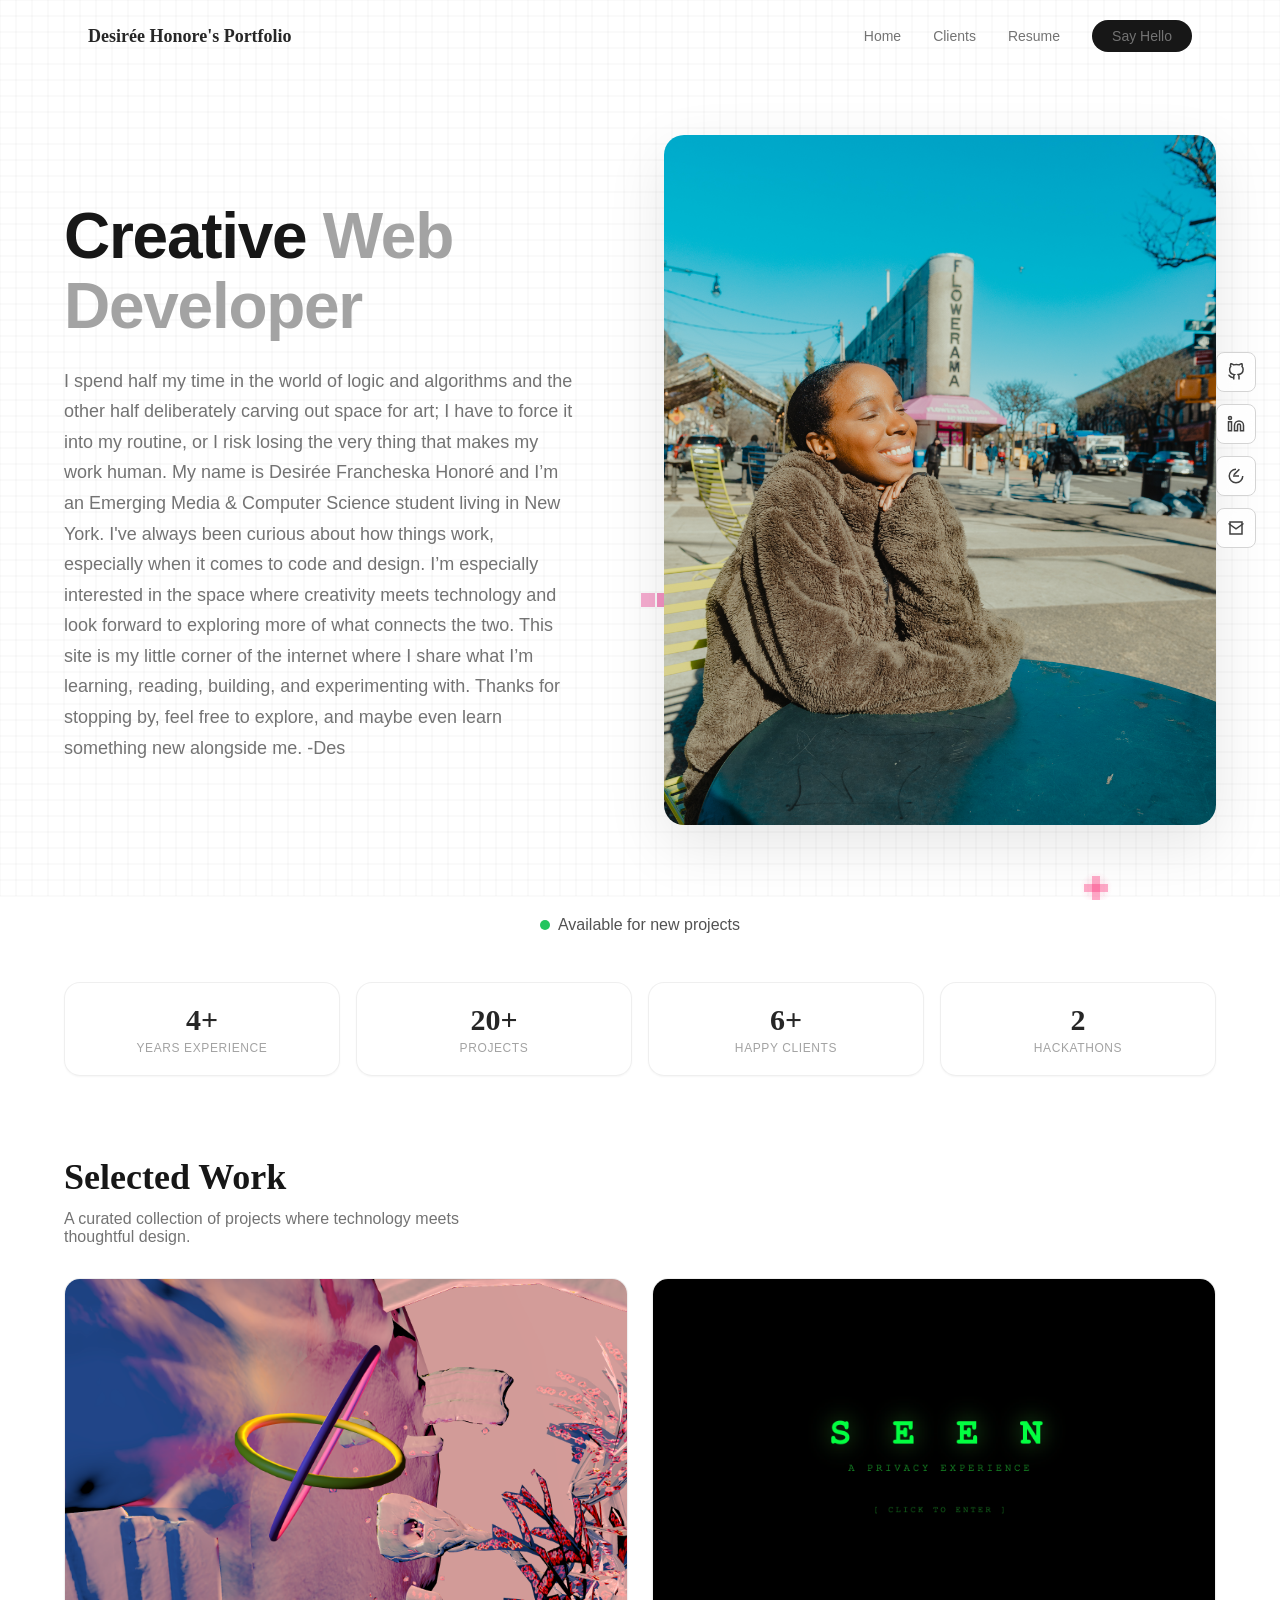
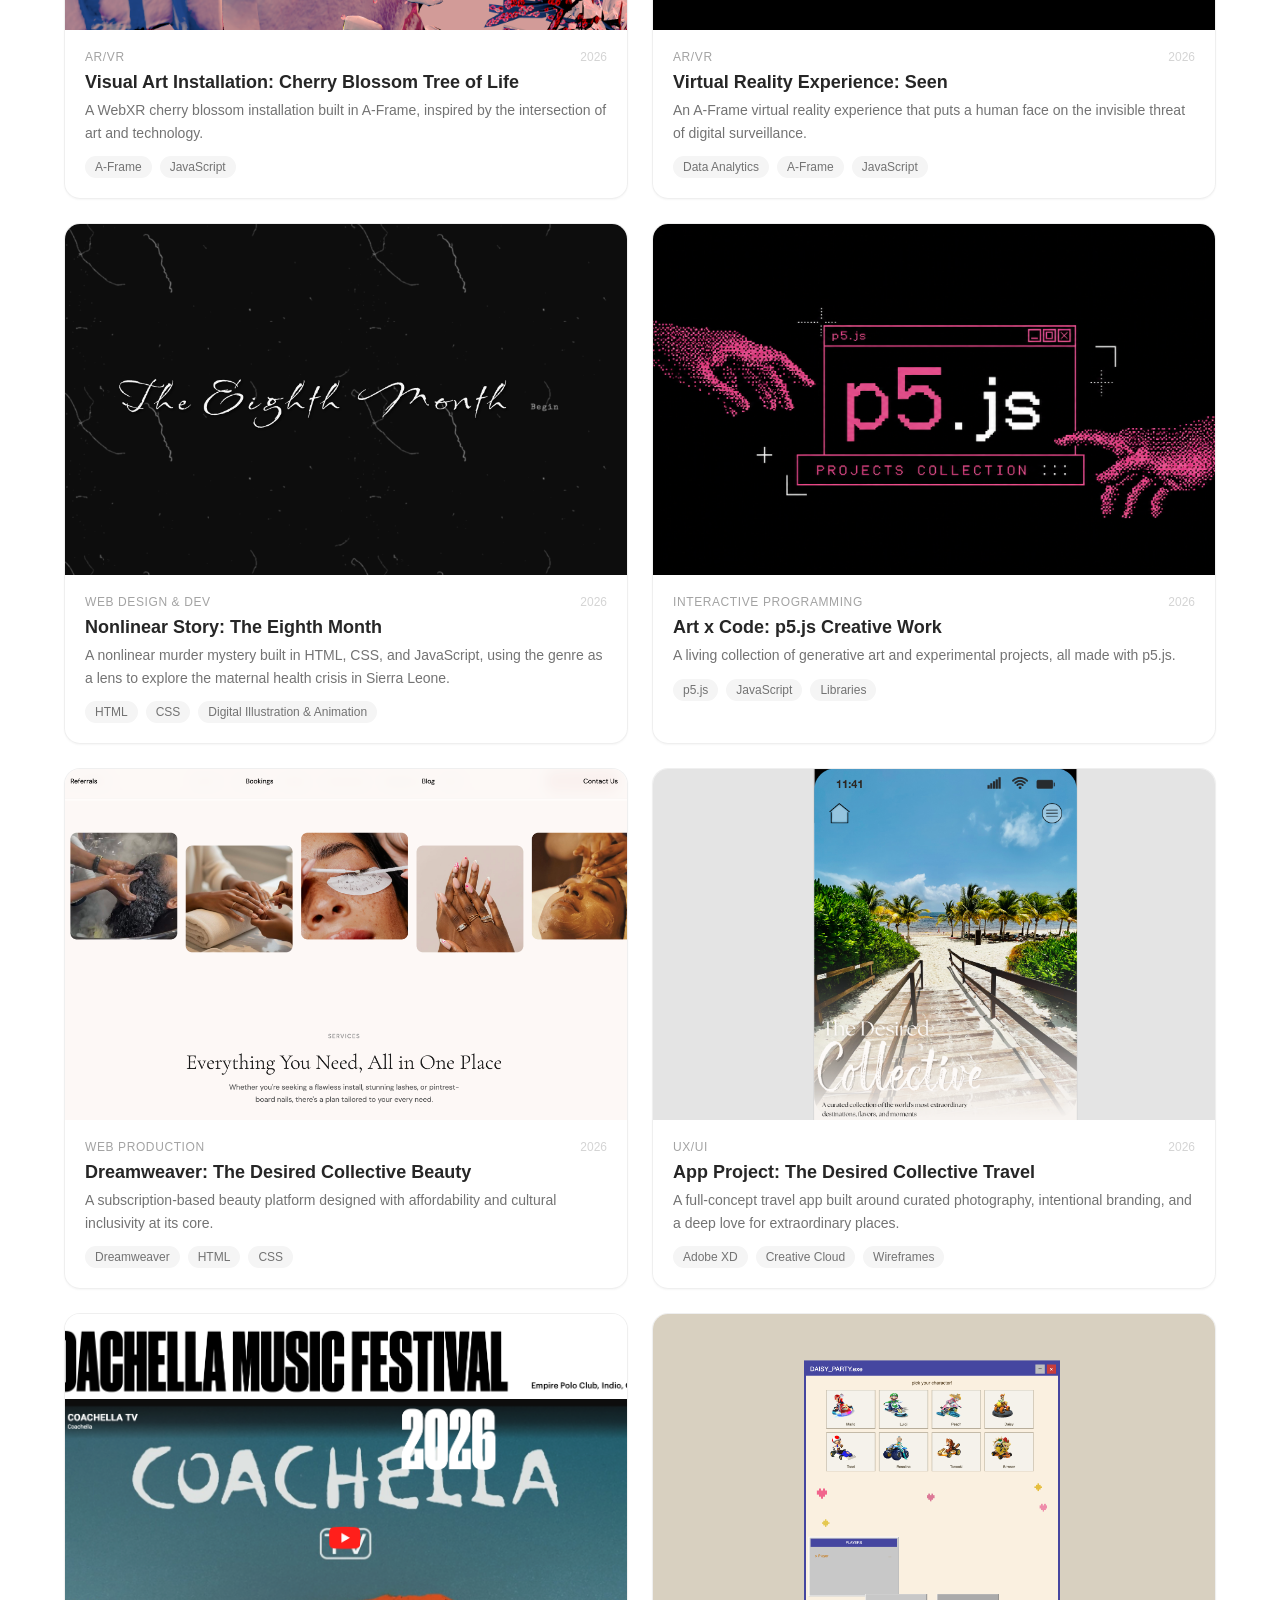
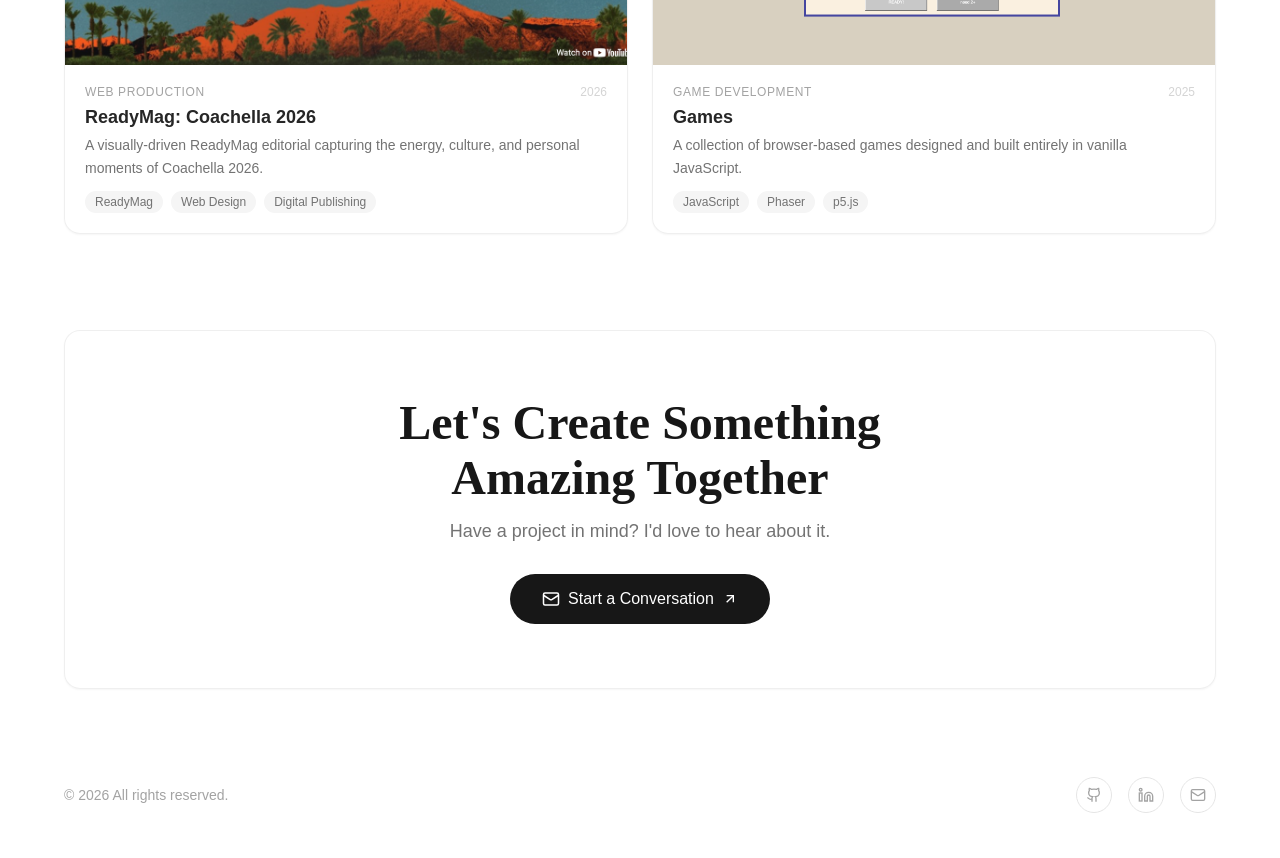
<file: index.html>
<!DOCTYPE html>
<html lang="en">
<head>
  <meta charset="UTF-8" />
  <meta name="viewport" content="width=device-width, initial-scale=1.0" />
  <title>Desirée Honoré | Tech x Design Portfolio</title>
  <link rel="stylesheet" href="style.css">
</head>
<body>

  <!-- snake bckgrnd -->
  <canvas id="snake-canvas"></canvas>

  <!-- nav -->
  <nav id="main-nav">
    <div class="nav-inner">
      <a href="#home" class="nav-logo">Desirée Honore's Portfolio</a>
      <div class="nav-links">
        <a href="index.html">Home</a>
        <a href="clients.html">Clients</a>
        <a href="resume.html">Resume</a>
        <a href="#contact" class="nav-cta">Say Hello</a>
      </div>
      <button class="mobile-toggle" id="menu-toggle" aria-label="Toggle menu">
        <svg width="22" height="22" viewBox="0 0 24 24" fill="none" stroke="currentColor" stroke-width="2"><line x1="3" y1="6" x2="21" y2="6"/><line x1="3" y1="12" x2="21" y2="12"/><line x1="3" y1="18" x2="21" y2="18"/></svg>
      </button>
    </div>
    <div class="mobile-menu" id="mobile-menu">
      <a href="#work">Work</a>
      <a href="#contact">Contact</a>
    </div>
  </nav>

  <!-- social icons (right) -->
  <div class="hero-social">
  <!-- github -->
  <a href="https://github.com/desireehonore" target="_blank" rel="noopener noreferrer" aria-label="GitHub">
    <svg viewBox="0 0 24 24" fill="none" stroke="currentColor" stroke-width="2">
      <path d="M9 19c-5 1.5-5-2.5-7-3m14 6v-3.9a3.37 3.37 0 0 0-.94-2.61c3.14-.35 6.44-1.54 6.44-7A5.44 5.44 0 0 0 20 4.77 5.07 5.07 0 0 0 19.91 1S18.73.65 16 2.48a13.38 13.38 0 0 0-7 0C6.27.65 5.09 1 5.09 1A5.07 5.07 0 0 0 5 4.77a5.44 5.44 0 0 0-1.5 3.78c0 5.42 3.3 6.61 6.44 7A3.37 3.37 0 0 0 9 18.13V22"/>
    </svg>
  </a>

  <!-- LinkedIn -->
  <a href="https://www.linkedin.com/in/desireehonore" target="_blank" rel="noopener noreferrer" aria-label="LinkedIn">
    <svg viewBox="0 0 24 24" fill="none" stroke="currentColor" stroke-width="2">
      <path d="M16 8a6 6 0 0 1 6 6v7h-4v-7a2 2 0 0 0-2-2 2 2 0 0 0-2 2v7h-4v-7a6 6 0 0 1 6-6z"/>
      <rect width="4" height="12" x="2" y="9"/>
      <circle cx="4" cy="4" r="2"/>
    </svg>
  </a>

   <!-- leetcode -->
  <a href="https://www.leetcode.com/u/DesireeHonore" target="_blank" rel="noopener noreferrer" aria-label="LeetCode">
    <svg viewBox="0 0 24 24" fill="none" stroke="currentColor" stroke-width="2">
      <path d="M16.5 3 9 10.5"/>
      <path d="M21 12A9 9 0 1 1 12 3"/>
      <path d="M8 12h8"/>
    </svg>
  </a>

  <!-- you've got mail -->
  <a href="mailto:honoredesiree@gmail.com" aria-label="Email">
    <svg viewBox="0 0 24 24" fill="none" stroke="currentColor" stroke-width="2">
      <path d="M4 4h16v16H4z"/>
      <path d="m22 6-10 7L2 6"/>
    </svg>
  </a>
</div>

  <!-- hero (two-columns) -->
  <section class="hero" id="home">
    <div class="hero-inner">
      <div class="hero-text">
        <h1>Creative <span class="gray">Web Developer</span><br> <span class="gray"></span></h1>
        <p class="hero-desc">I spend half my time in the world of logic and algorithms and the other half deliberately carving out space for art; I have to force it into my routine, or I risk losing the very thing that makes my work human. 
          My name is Desirée Francheska Honoré and I’m an Emerging Media & Computer Science student living in New York. I've always been curious about how things work, especially when it comes to code and design. I’m especially interested in the space where 
          creativity meets technology and look forward to exploring more of what connects the two. This site is my little corner of the internet where I share what I’m learning, reading, building, and experimenting with. Thanks for stopping by, 
          feel free to explore, and maybe even learn something new alongside me. -Des
            </p>
      </div>
      <div class="hero-photo">
        <img src="main_photo2.jpg" alt="Creative designer at work" onerror="this.src='https://placehold.co/800x1000/f5f0eb/908880?text=Photo'">
      </div>
    </div>
  </section>

  <!-- available -->
  <div class="available-bar">
    <span class="dot"></span>
    <span>Available for new projects</span>
  </div>

  <!-- stats -->
  <section class="stats-section">
    <div class="stats-section-inner">
      <div class="stats-grid" id="stats-grid"></div>
    </div>
  </section>

  <!-- selected work -->
  <section class="work" id="work">
    <div class="work-inner">
      <div class="section-header">
        <h2>Selected Work</h2>
        <p>A curated collection of projects where technology meets thoughtful design.</p>
      </div>
      <div class="projects-grid" id="projects-grid"></div>
    </div>
  </section>

  <!-- (details...hidden by default) -->
  <div class="project-page" id="project-page">
    <div class="project-page-inner">
      <button class="back-btn" id="back-btn">
        <svg width="16" height="16" viewBox="0 0 24 24" fill="none" stroke="currentColor" stroke-width="2"><polyline points="15 18 9 12 15 6"/></svg>
        Back to Work
      </button>
      <div class="project-page-hero" id="project-page-hero"></div>
      <div class="project-page-header" id="project-page-header"></div>
      <div class="project-page-body" id="project-page-body"></div>
    </div>
  </div>

  <!-- contact me -->
  <section class="contact" id="contact">
    <div class="contact-inner">
      <div class="contact-card">
        <h2>Let's Create Something<br>Amazing Together</h2>
        <p>Have a project in mind? I'd love to hear about it.</p>
        <a href="mailto:honoredesiree@gmail.com" class="contact-btn">
          <svg width="18" height="18" viewBox="0 0 24 24" fill="none" stroke="currentColor" stroke-width="2"><rect x="2" y="4" width="20" height="16" rx="2"/><path d="m22 7-8.97 5.7a1.94 1.94 0 0 1-2.06 0L2 7"/></svg>
          Start a Conversation
          <svg class="arrow-icon" viewBox="0 0 24 24" fill="none" stroke="currentColor" stroke-width="2"><line x1="7" y1="17" x2="17" y2="7"/><polyline points="7 7 17 7 17 17"/></svg>
        </a>
      </div>
    </div>
  </section>

  <!-- footer -->
  <footer>
    <div class="footer-inner">
      <p>&copy; <span id="year"></span> All rights reserved.</p>
      <div class="social-links">
        <a href="https://github.com/desireehonore" class="social-link" aria-label="GitHub"><svg viewBox="0 0 24 24" fill="none" stroke="currentColor" stroke-width="2"><path d="M15 22v-4a4.8 4.8 0 0 0-1-3.5c3 0 6-2 6-5.5.08-1.25-.27-2.48-1-3.5.28-1.15.28-2.35 0-3.5 0 0-1 0-3 1.5-2.64-.5-5.36-.5-8 0C6 2 5 2 5 2c-.3 1.15-.3 2.35 0 3.5A5.403 5.403 0 0 0 4 9c0 3.5 3 5.5 6 5.5-.39.49-.68 1.05-.85 1.65-.17.6-.22 1.23-.15 1.85v4"/><path d="M9 18c-4.51 2-5-2-7-2"/></svg></a>
        <a href="https://www.linkedin.com/in/desireehonore" class="social-link" aria-label="LinkedIn"><svg viewBox="0 0 24 24" fill="none" stroke="currentColor" stroke-width="2"><path d="M16 8a6 6 0 0 1 6 6v7h-4v-7a2 2 0 0 0-2-2 2 2 0 0 0-2 2v7h-4v-7a6 6 0 0 1 6-6z"/><rect width="4" height="12" x="2" y="9"/><circle cx="4" cy="4" r="2"/></svg></a>
        <a href="mailto:honoredesiree@gmail.com" class="social-link" aria-label="Email"><svg viewBox="0 0 24 24" fill="none" stroke="currentColor" stroke-width="2"><rect x="2" y="4" width="20" height="16" rx="2"/><path d="m22 7-8.97 5.7a1.94 1.94 0 0 1-2.06 0L2 7"/></svg></a>
      </div>
    </div>
  </footer>

<script>
/* arcade snake game background */
(function() {
  var CELL = 16;
  var SNAKE_COLOR = '#e84393';
  var FOOD_COLOR  = '#fd79a8';
  var GRID_STROKE = 'rgba(0, 0, 0, 0.04)';
  var EYE_COLOR   = '#ffffff';

  var oppositeDir = { up:'down', down:'up', left:'right', right:'left' };
  var dirVec = {
    up:   { x: 0, y:-1 }, down: { x: 0, y: 1 },
    left: { x:-1, y: 0 }, right:{ x: 1, y: 0 }
  };

  function ptEq(a, b) { return a.x === b.x && a.y === b.y; }

  function spawnFood(gw, gh, snake, food) {
    var taken = {};
    snake.concat(food).forEach(function(p) { taken[p.x+','+p.y] = true; });
    var pt, n = 0;
    do { pt = { x: Math.floor(Math.random()*gw), y: Math.floor(Math.random()*gh) }; n++; }
    while (taken[pt.x+','+pt.y] && n < 200);
    return pt;
  }

  function makeSnake(gw, gh) {
    var cx = Math.floor(gw/2), cy = Math.floor(gh/2);
    var body = [];
    for (var i = 0; i < 5; i++) body.push({ x: cx - i, y: cy });
    return body;
  }

  function resetSnake(st) {
    st.snake = makeSnake(st.gridW, st.gridH);
    st.direction = 'right';
    st.nextDirection = 'right';
  }

  function initState(w, h) {
    var gw = Math.floor(w/CELL), gh = Math.floor(h/CELL);
    var snake = makeSnake(gw, gh);
    var food = [];
    for (var i = 0; i < 3; i++) food.push(spawnFood(gw, gh, snake, food));
    return {
      snake: snake, direction: 'right', nextDirection: 'right',
      food: food, score: 0, lastTick: 0,
      gridW: gw, gridH: gh, width: w, height: h,
      flashUntil: 0, autoTarget: null
    };
  }

  function pickAutoDirection(st) {
    var head = st.snake[0];
    var gw = st.gridW, gh = st.gridH, snake = st.snake;
    var nearest = null, best = Infinity;
    st.food.forEach(function(f) {
      var d = Math.abs(f.x - head.x) + Math.abs(f.y - head.y);
      if (d < best) { best = d; nearest = f; }
    });
    st.autoTarget = nearest;
    var tail = snake[snake.length - 1];
    var occupied = {};
    snake.forEach(function(p) { occupied[p.x+','+p.y] = true; });

    var dirs = ['up','down','left','right'];
    var valid = dirs.filter(function(dir) {
      if (dir === oppositeDir[st.direction]) return false;
      var v = dirVec[dir];
      var nx = head.x + v.x, ny = head.y + v.y;
      if (nx < 0 || nx >= gw || ny < 0 || ny >= gh) return false;
      if (nx === tail.x && ny === tail.y) return true;
      return !occupied[nx+','+ny];
    });

    if (valid.length === 0) return st.direction;
    if (nearest) {
      valid.sort(function(a, b) {
        var va = dirVec[a], vb = dirVec[b];
        var da = Math.abs(nearest.x - (head.x+va.x)) + Math.abs(nearest.y - (head.y+va.y));
        var db = Math.abs(nearest.x - (head.x+vb.x)) + Math.abs(nearest.y - (head.y+vb.y));
        return da - db;
      });
    }
    return valid[0];
  }

  function drawCell(ctx, pt, color, alpha) {
    ctx.fillStyle = color;
    ctx.globalAlpha = alpha;
    ctx.fillRect(pt.x*CELL+1, pt.y*CELL+1, CELL-2, CELL-2);
    ctx.globalAlpha = 1;
  }

  function drawFoodGlow(ctx, pt, time, color, idx) {
    var cx = pt.x*CELL + CELL/2, cy = pt.y*CELL + CELL/2;
    var pulse = 0.7 + 0.3 * Math.sin(time*0.004 + idx*2.1);
    var r = CELL * 1.2 * pulse;
    var g = ctx.createRadialGradient(cx, cy, 0, cx, cy, r);
    g.addColorStop(0, color + '44');
    g.addColorStop(0.5, color + '22');
    g.addColorStop(1, color + '00');
    ctx.fillStyle = g;
    ctx.fillRect(cx-r, cy-r, r*2, r*2);
    ctx.fillStyle = color;
    ctx.fillRect(Math.floor(cx-4), Math.floor(cy-4), 8, 8);
    ctx.fillStyle = color;
    ctx.globalAlpha = 0.7 * pulse;
    ctx.fillRect(Math.floor(cx-12), Math.floor(cy-4), 8, 8);
    ctx.fillRect(Math.floor(cx+4), Math.floor(cy-4), 8, 8);
    ctx.fillRect(Math.floor(cx-4), Math.floor(cy-12), 8, 8);
    ctx.fillRect(Math.floor(cx-4), Math.floor(cy+4), 8, 8);
    ctx.globalAlpha = 1;
  }

  var canvas = document.getElementById('snake-canvas');
  var state = null;
  var raf = 0;

  function handleResize() {
    var dpr = Math.min(window.devicePixelRatio || 1, 2);
    var w = window.innerWidth, h = window.innerHeight;
    canvas.width = w * dpr;
    canvas.height = h * dpr;
    canvas.style.width = w + 'px';
    canvas.style.height = h + 'px';
    var ctx = canvas.getContext('2d');
    if (ctx) ctx.scale(dpr, dpr);

    if (state) {
      state.width = w; state.height = h;
      var nw = Math.floor(w/CELL), nh = Math.floor(h/CELL);
      if (nw !== state.gridW || nh !== state.gridH) {
        state.gridW = nw; state.gridH = nh;
        for (var i = 0; i < state.food.length; i++) {
          var f = state.food[i];
          if (f.x >= nw || f.y >= nh) state.food[i] = spawnFood(nw, nh, state.snake, state.food);
        }
        var hd = state.snake[0];
        if (hd.x >= nw || hd.y >= nh) resetSnake(state);
      }
    } else {
      state = initState(w, h);
    }
  }

  function gameLoop(time) {
    if (!state) { raf = requestAnimationFrame(gameLoop); return; }
    var ctx = canvas.getContext('2d');
    if (!ctx) return;
    var w = state.width, h = state.height, gw = state.gridW, gh = state.gridH;
    var flashing = time < state.flashUntil;

    if (time - state.lastTick >= 80) {
      state.lastTick = time;
      state.direction = state.nextDirection;
      state.direction = pickAutoDirection(state);
      state.nextDirection = state.direction;
      var head = state.snake[0], vec = dirVec[state.direction];
      var next = { x: head.x + vec.x, y: head.y + vec.y };
      var hitWall = next.x < 0 || next.x >= gw || next.y < 0 || next.y >= gh;
      var ateFood = !hitWall && state.food.some(function(f) { return ptEq(f, next); });
      var hitSelf = !hitWall && state.snake.some(function(s, i) {
        return (ateFood || i < state.snake.length - 1) && ptEq(s, next);
      });

      if (hitWall || hitSelf) {
        state.flashUntil = time + 300;
        resetSnake(state);
      } else {
        state.snake.unshift(next);
        var fi = -1;
        for (var i = 0; i < state.food.length; i++) {
          if (ptEq(state.food[i], next)) { fi = i; break; }
        }
        if (fi >= 0) { state.score += 10; state.food[fi] = spawnFood(gw, gh, state.snake, state.food); }
        else state.snake.pop();
      }
    }

    ctx.clearRect(0, 0, w, h);
    if (flashing) {
      var t = (state.flashUntil - time) / 300;
      ctx.fillStyle = 'rgba(0,0,0,' + (0.08 * t) + ')';
      ctx.fillRect(0, 0, w, h);
    }

    ctx.strokeStyle = GRID_STROKE;
    ctx.lineWidth = 1;
    for (var x = 0; x <= gw; x++) { ctx.beginPath(); ctx.moveTo(x*CELL, 0); ctx.lineTo(x*CELL, gh*CELL); ctx.stroke(); }
    for (var y = 0; y <= gh; y++) { ctx.beginPath(); ctx.moveTo(0, y*CELL); ctx.lineTo(gw*CELL, y*CELL); ctx.stroke(); }

    for (var i = 0; i < state.food.length; i++) drawFoodGlow(ctx, state.food[i], time, FOOD_COLOR, i);

    var len = state.snake.length;
    for (var i = len - 1; i >= 0; i--) {
      var seg = state.snake[i];
      var alpha = 0.3 + 0.7 * (1 - i / len);
      if (i === 0) {
        drawCell(ctx, seg, SNAKE_COLOR, 1);
        var cx = seg.x*CELL + CELL/2, cy = seg.y*CELL + CELL/2;
        var glow = ctx.createRadialGradient(cx, cy, 0, cx, cy, 24);
        glow.addColorStop(0, SNAKE_COLOR + '33');
        glow.addColorStop(1, SNAKE_COLOR + '00');
        ctx.fillStyle = glow;
        ctx.fillRect(cx-24, cy-24, 48, 48);
        ctx.fillStyle = EYE_COLOR;
        var ox = seg.x*CELL, oy = seg.y*CELL;
        if (state.direction === 'right') { ctx.fillRect(ox+CELL-8, oy+4, 4, 4); ctx.fillRect(ox+CELL-8, oy+CELL-8, 4, 4); }
        else if (state.direction === 'left') { ctx.fillRect(ox+4, oy+4, 4, 4); ctx.fillRect(ox+4, oy+CELL-8, 4, 4); }
        else if (state.direction === 'up') { ctx.fillRect(ox+4, oy+4, 4, 4); ctx.fillRect(ox+CELL-8, oy+4, 4, 4); }
        else { ctx.fillRect(ox+4, oy+CELL-8, 4, 4); ctx.fillRect(ox+CELL-8, oy+CELL-8, 4, 4); }
      } else {
        drawCell(ctx, seg, SNAKE_COLOR, alpha);
      }
    }

    raf = requestAnimationFrame(gameLoop);
  }

  handleResize();
  window.addEventListener('resize', handleResize);
  raf = requestAnimationFrame(gameLoop);
})();


/* portfolio ui/ux */
(function() {
  // nav scroll 
  window.addEventListener('scroll', function() {
    document.getElementById('main-nav').classList.toggle('scrolled', window.scrollY > 50);
  });

  //mobile menu 
  var menuOpen = false;
  document.getElementById('menu-toggle').addEventListener('click', function() {
    menuOpen = !menuOpen;
    document.getElementById('mobile-menu').classList.toggle('open', menuOpen);
  });
  document.querySelectorAll('#mobile-menu a').forEach(function(a) {
    a.addEventListener('click', function() {
      menuOpen = false;
      document.getElementById('mobile-menu').classList.remove('open');
    });
  });

  //year
  document.getElementById('year').textContent = new Date().getFullYear();

  //all projects
  var projects =[
    { title: 'Visual Art Installation: Cherry Blossom Tree of Life', category: 'AR/VR', description: 'A WebXR cherry blossom installation built in A-Frame, inspired by the intersection of art and technology.', tags: ['A-Frame','JavaScript'], image: 'aframe1.png', year: '2026', role: 'Immersive Experience Designer', timeline: '1 month', details: 'This piece was born out of a visit to an immersive art and tech exhibit at Mercer Labs, an experience that just stuck with me. I wanted to recreate that feeling of walking into something beautiful and then having it slowly unravel into something unexpected.\n\nI built the experience around a blooming cherry blossom Tree of Life as the anchor; serene, almost meditative at first. But the further you move through the space, the more that calm gives way to surprise and chaos. The tension between the two is the whole point. A-Frame gave me the freedom to make it feel spatial and alive, and I loved pushing what a browser-based XR experience could actually hold. <a href="https://desireehonore.github.io/MediaPortfolio/a_frame/virtual_reality/visual-arts/index.html" target="_blank">Experience the installation here.</a> (Don`t forget to move around with your ←, →, ↑, and ↓ keys)' },
    { title: 'Virtual Reality Experience: Seen', category: 'AR/VR', description: 'An A-Frame virtual reality experience that puts a human face on the invisible threat of digital surveillance.', tags: ['Data Analytics','A-Frame','JavaScript'], image: 'seen.png', year: '2026', role: 'AR Developer & Designer', timeline: '2 months', details: 'Seen came from a question I couldn\'t stop thinking about: what if the thing invading your privacy wasn\'t a stranger on the internet, but the Wi-Fi signal running through your own walls? I wanted to make that invisible threat feel real and felt, not just understood.\n\nI built the world in A-Frame and populated it with characters quietly living their lives except their most private spaces are being watched through their home networks. The experience is designed to make you feel the discomfort of that exposure, to move through a world where surveillance isn\'t abstract, it\'s domestic, it\'s personal. And that\'s exactly what I wanted people to walk away feeling. <a href="https://desireehonore.github.io/MediaPortfolio/a_frame/virtual_reality/seen/index.html" target="_blank">Experience it here.</a> (Don`t forget to move around with your ←, →, ↑, and ↓ keys)' },
    { title: 'Nonlinear Story: The Eighth Month', category: 'Web Design & Dev', description: 'A nonlinear murder mystery built in HTML, CSS, and JavaScript, using the genre as a lens to explore the maternal health crisis in Sierra Leone.', tags: ['HTML','CSS','Digital Illustration & Animation'], image: 'textgame.png', year: '2026', role: 'Interactive Designer & Front-End Developer', timeline: '1 month', details: 'I\'ve always believed that the best way to get people to sit with a hard truth is to give them a story they can\'t put down. The Eighth Month started with a fact that I couldn\'t shake, that in Sierra Leone, pregnancy is one of the most life-threatening experiences a woman can face. I didn\'t want to present that as a statistic. I wanted people to feel it.\n\nSo I wrapped it in a murder mystery. Players move through the story nonlinearly, piecing together what happened while navigating grief, survival, and the weight of a system that too often fails women. I handled all of the writing, design, and development myself using HTML, CSS, and JavaScript, and every interaction was built intentionally, to make sure the gameplay never let you forget the reality underneath it. <a href="https://desireehonore.github.io/MediaPortfolio/The_Eighth_Month/index.html" target="_blank">Play `The Eighth Month` here.</a>' },
    { title: 'Art x Code: p5.js Creative Work', category: 'Interactive programming', description: 'A living collection of generative art and experimental projects, all made with p5.js.', tags: ['p5.js','JavaScript','Libraries'], image: 'p5_projects.png', year: '2026', role: 'Creative Coder & Generative Artist', timeline: '5 months', details: 'I started learning p5.js because I wanted to see what would happen if I stopped separating my creative instincts from my technical ones. This collection is the result of that; a body of work that grew organically as I got more comfortable letting code be a medium, not just a tool.\n\nSome pieces are playful, some are more intentional, and a few surprised even me when they came together. The process usually starts with a simple question: what happens if I map color to movement, or let randomness build structure?...and then I just follow it. Looking at this collection as a whole, it feels like a visual journal of how my thinking around art and code has evolved. \n Press the Play button ▶︎ on the top lefthand corner to view visuals \n <a href="https://editor.p5js.org/desireehonore/sketches/uAbVOVNE1" target="_blank">p5.party Mulitplayer Games</a> \n <a href="https://editor.p5js.org/desireehonore/sketches/fvAYxdQKb" target="_blank">Fractal Tree</a> \n <a href="https://editor.p5js.org/desireehonore/sketches/5qHfux5Nd" target="_blank">Interactive Grid</a> \n <a href="https://editor.p5js.org/desireehonore/sketches/_iMwPOTjM" target="_blank">Sunrise/Sunset</a> \n <a href="https://editor.p5js.org/desireehonore/sketches/PEWbuckzE" target="_blank">Tetris</a> \n <a href="https://editor.p5js.org/desireehonore/sketches/LMj1fcrQj" target="_blank">Black Hole</a> \n <a href="https://editor.p5js.org/desireehonore/sketches/vuInt87Ze" target="_blank">Webcam</a> \n <a href="https://editor.p5js.org/desireehonore/sketches/8mMX91Rzx" target="_blank">Live Earthquake Data</a>' },
    { title: 'Dreamweaver: The Desired Collective Beauty', category: 'Web Production', description: 'A subscription-based beauty platform designed with affordability and cultural inclusivity at its core.', tags: ['Dreamweaver', 'HTML' , 'CSS'], image: 'dreamweaver.png', year: '2026', role: 'Full-Stack Web Designer', timeline: '1 month', details: 'This project came from something I genuinely care about. The fact that quality beauty services still feel out of reach for so many people, and that mainstream beauty platforms rarely reflect the full breadth of who their users actually are. I wanted to build something that got both of those things right.\n\nI designed and developed the full site using Dreamweaver, HTML, CSS, and JavaScript, building out a subscription model that keeps costs low without sacrificing the experience. The design language was intentionally warm and inclusive, and every visual and UX decision was made with the goal of making anyone who lands on the page feel like this was built for them. It\'s the kind of platform I would have wanted to find. <a href="https://desireehonore.github.io/web_dev_projects/dreamweaver_project/index.html" target="_blank">View it here</a>.' },
    { title: 'App Project: The Desired Collective Travel', category: 'UX/UI', description: 'A full-concept travel app built around curated photography, intentional branding, and a deep love for extraordinary places.', tags: ['Adobe XD', 'Creative Cloud', 'Wireframes'], image: 'highres.png', year: '2026', role: 'UX/UI Designer & Brand Designer', timeline: '3 months', details: 'The Desired Collective Travel started as a personal obsession. I\'d been collecting photos, memories, and details from places I\'d visited and I wanted to build something that could hold all of it beautifully. So I designed the whole thing from the ground up: logo, iconography, nav systems, color language, and both low and high-fidelity prototypes.\n\nI worked across Adobe XD, Illustrator, and Photoshop to make sure every element felt cohesive, from the high-res photography down to the smallest icon. The goal was an app that felt as considered and curated as the destinations themselves. Every design decision was intentional, and I wanted anyone who picked it up to immediately feel like they were in the hands of someone who actually cares about the craft. <a href="https://www.dropbox.com/scl/fi/a5faz0kfpzbpxbbi5brw2/Final_App_Project_Recording.mp4?rlkey=ouxk6i5lhpyxpx32cxqhvgngu&st=g3fo7rks&dl=0" target="_blank">View the App Project here.</a>' },
    { title: 'ReadyMag: Coachella 2026', category: 'Web Production', description: 'A visually-driven ReadyMag editorial capturing the energy, culture, and personal moments of Coachella 2026.', tags: ['ReadyMag', 'Web Design', 'Digital Publishing'], image: 'readymag.png', year: '2026', role: 'Digital Editorial Designer', timeline: '1 week', details: 'Coachella is one of those experiences where you\'re constantly thinking, I need to remember exactly this. This ReadyMag project was my way of doing that intentionally, and editorially. I didn\'t just want a photo dump; I wanted to design something that actually felt like being there.\n\nI curated the photography, built out the layout in ReadyMag, and made deliberate choices about pacing: when to let an image breathe, when to layer in text, when to let the design get a little loud. The result is part personal archive, part cultural document. It captures the fashion, the performances, the in-between moments, and the overall feeling of a weekend that\'s genuinely hard to put into words. <a href="  https://readymag.website/u3334996622/6273719/ " target="_blank">View it here.</a>' },
    { title: 'Games', category: 'Game Development', description: 'A collection of browser-based games designed and built entirely in vanilla JavaScript.', tags: ['JavaScript', 'Phaser','p5.js'], image: 'p5_multiplayer.png', year: '2025', role: 'Front-End Developer & Game Designer', timeline: '2 years', details: 'I built this collection because I wanted to challenge myself to create full, playable experiences with nothing but JavaScript, no libraries, no game engines, just logic and creativity working together. Each game started as a concept I was genuinely excited about, and then I had to figure out how to actually make it work.\n\nThe process pushed me to think differently about interactivity: how a player feels momentum, how feedback shapes behavior, how small design decisions make a game feel tight or loose. These projects taught me more about front-end development than almost anything else I\'ve built, and they were honestly a lot of fun to make. \n\n <a href="https://editor.p5js.org/desireehonore/sketches/uAbVOVNE1" target="_blank">p5 multiplayer game</a> \n <a href="https://desireehonore.github.io/Game-Portfolio/whack-a-mole.html" target="_blank">Whack-A-Mole</a> \n <a href="https://desireehonore.github.io/Game-Portfolio/90sSimonGame.html" target="_blank">90s Simon Game</a>\n <a href="https://desireehonore.github.io/Game-Portfolio/caesar-cipher-game.html" target="_blank">Caesar Cipher Game</a>' }
];

  /* Links
  
  ReadyMag:
  https://readymag.website/u3334996622/6273719/ 

  A-Frame Cherry Blossoms:
  https://desireehonore.github.io/CSCode/AFrame/index.html

  A-Frame Seen:
  https://desireehonore.github.io/DesireesPortfolio/Aframe_final2.html

  Dreamweaver:
  https://desireehonore.github.io/CSCode/DreamweaverProject/index.html
  
  Games:
  https://desireehonore.github.io/Game-Portfolio/whack-a-mole.html
  https://desireehonore.github.io/Game-Portfolio/90sSimonGame.html
  https://desireehonore.github.io/Game-Portfolio/caesar-cipher-game.html
  https://editor.p5js.org/desireehonore/sketches/uAbVOVNE1

  App Project:
  https://www.dropbox.com/scl/fi/a5faz0kfpzbpxbbi5brw2/Final_App_Project_Recording.mp4?rlkey=ouxk6i5lhpyxpx32cxqhvgngu&st=g3fo7rks&dl=0

  Nonlinear Story:
  https://desireehonore.github.io/MediaPortfolio/The_Eighth_Month/index.html
  */

  var grid = document.getElementById('projects-grid');
  projects.forEach(function(p) {
    var card = document.createElement('div');
    card.className = 'project-card';
    card.innerHTML =
      '<div class="img-wrap"><img src="' + p.image + '" alt="' + p.title + '" onerror="this.src=\'https://placehold.co/800x500/f5f0eb/908880?text=' + p.title + '\'"></div>' +
      '<div class="info">' +
        '<div class="meta"><span class="cat">' + p.category + '</span><span class="year">' + p.year + '</span></div>' +
        '<h3>' + p.title + '</h3>' +
        '<p class="desc">' + p.description + '</p>' +
        '<div class="tags">' + p.tags.map(function(t) { return '<span class="tag">' + t + '</span>'; }).join('') + '</div>' +
      '</div>';
    card.addEventListener('click', function() { showProjectPage(p); });
    grid.appendChild(card);
  });

  //stats section
  var stats = [
    { value: '4+', label: 'Years Experience', url: 'resume.html' },
    { value: '20+', label: 'Projects', url: 'projects.html' },
    { value: '6+', label: 'Happy Clients', url: 'clients.html' },
    { value: '2', label: 'Hackathons', url: 'hackathons.html' }
  ];
  var statsGrid = document.getElementById('stats-grid');
  stats.forEach(function(s) {
    var div = document.createElement('div');
    div.className = 'stat-card';
    div.innerHTML = '<a href="' + s.url + '"><div class="val">' + s.value + '</div><div class="lbl">' + s.label + '</div></a>';
    statsGrid.appendChild(div);
  });

  //project details (hidden)
  var mainSections = document.querySelectorAll('nav, .hero-social, .hero, .available-bar, .stats-section, .work, .contact, footer');
  var projectPage = document.getElementById('project-page');
  var backBtn = document.getElementById('back-btn');

  function showProjectPage(p) {
    mainSections.forEach(function(el) { el.style.display = 'none'; });
    document.getElementById('main-nav').style.display = '';
    projectPage.classList.add('active');
    document.getElementById('project-page-hero').innerHTML = '<img src="' + p.image + '" alt="' + p.title + '">';
    document.getElementById('project-page-header').innerHTML = '<span class="cat">' + p.category + ' &middot; ' + p.year + '</span><h1>' + p.title + '</h1>';
    document.getElementById('project-page-body').innerHTML =
      '<div class="description">' + p.details.split('\n').map(function(para) { return '<p>' + para + '</p>'; }).join('') + '</div>' +
      '<div class="project-sidebar">' +
        '<div class="sidebar-block"><h3>Role</h3><p>' + p.role + '</p></div>' +
        '<div class="sidebar-block"><h3>Timeline</h3><p>' + p.timeline + '</p></div>' +
        '<div class="sidebar-block"><h3>Tools</h3><div class="tags">' + p.tags.map(function(t) { return '<span class="tag">' + t + '</span>'; }).join('') + '</div></div>' +
      '</div>';
    window.scrollTo(0, 0);
  }


  function hideProjectPage() {
    projectPage.classList.remove('active');
    mainSections.forEach(function(el) { el.style.display = ''; });
    var workSection = document.getElementById('work');
    if (workSection) workSection.scrollIntoView({ behavior: 'smooth' });
  }

  backBtn.addEventListener('click', hideProjectPage);

   })();


</script>

<!--sparkle rainbow cursor-->
<script src="sparkle-cursor.js"></script>

</body>
</html>
</file>
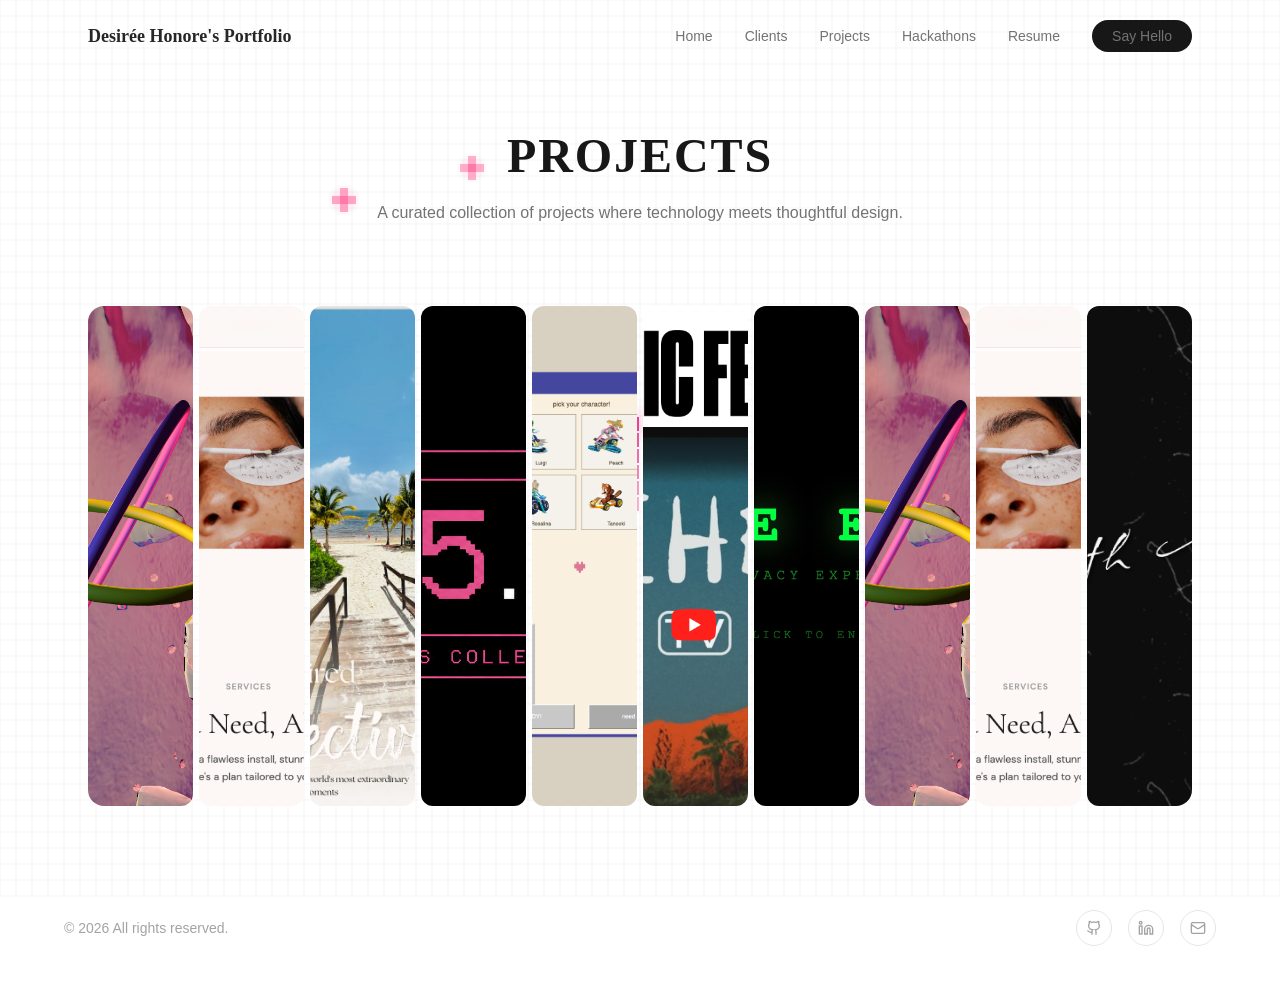
<file: projects.html>
<!DOCTYPE html>
<html lang="en">
<head>
  <meta charset="UTF-8" />
  <meta name="viewport" content="width=device-width, initial-scale=1.0" />
  <title>Desirée Honoré | Projects</title>
  <link rel="stylesheet" href="style.css">
  <style>
    /* ─── Projects Page ─── */
    .projects-hero {
      padding: 8rem 1.5rem 3rem;
      text-align: center;
    }
    .projects-hero h1 {
      font-family: var(--font-serif);
      font-size: clamp(2rem, 5vw, 3rem);
      font-weight: 700;
      color: #171717;
      margin-bottom: 1rem;
      text-transform: uppercase;
      letter-spacing: 0.04em;
    }
    .projects-hero p {
      color: #737373;
      font-size: 1rem;
      max-width: 38rem;
      margin: 0 auto;
      line-height: 1.7;
    }

    /* ─── Accordion Gallery (Visual Electric style) ─── */
    .accordion-gallery {
      max-width: 72rem;
      margin: 0 auto;
      padding: 2rem 1.5rem 4rem;
    }
    .accordion-row {
      display: flex;
      gap: 6px;
      height: 500px;
      border-radius: 1rem;
      overflow: hidden;
    }
    @media (max-width: 768px) {
      .accordion-row {
        height: 360px;
      }
    }

    .accordion-panel {
      position: relative;
      flex: 1;
      min-width: 0;
      overflow: hidden;
      border-radius: 0.75rem;
      cursor: pointer;
      transition: flex 0.5s cubic-bezier(0.4, 0, 0.2, 1);
      text-decoration: none;
      display: block;
    }
    .accordion-panel:hover {
      flex: 4;
    }

    .accordion-panel img {
      position: absolute;
      inset: 0;
      width: 100%;
      height: 100%;
      object-fit: cover;
      transition: transform 0.5s cubic-bezier(0.4, 0, 0.2, 1);
    }
    .accordion-panel:hover img {
      transform: scale(1.05);
    }

    /* Dark overlay for readability */
    .accordion-panel::after {
      content: '';
      position: absolute;
      inset: 0;
      background: linear-gradient(to top, rgba(0,0,0,0.55) 0%, rgba(0,0,0,0) 50%);
      pointer-events: none;
      transition: opacity 0.4s;
      opacity: 0;
    }
    .accordion-panel:hover::after {
      opacity: 1;
    }

    .accordion-panel .panel-title {
      position: absolute;
      bottom: 1.25rem;
      left: 1.25rem;
      right: 1.25rem;
      color: #fff;
      font-family: var(--font-sans);
      font-size: 1.125rem;
      font-weight: 600;
      opacity: 0;
      transform: translateY(10px);
      transition: opacity 0.4s 0.1s, transform 0.4s 0.1s;
      pointer-events: none;
      text-shadow: 0 1px 4px rgba(0,0,0,0.3);
      z-index: 2;
    }
    .accordion-panel:hover .panel-title {
      opacity: 1;
      transform: translateY(0);
    }

    /* ─── Section Label ─── */
    .gallery-label {
      font-family: var(--font-serif);
      font-size: 1.25rem;
      font-weight: 700;
      color: #171717;
      margin-bottom: 1rem;
      padding-left: 0.25rem;
    }
    .gallery-label + .accordion-row {
      margin-bottom: 2.5rem;
    }

    /* Responsive: stack panels vertically on small screens */
    @media (max-width: 520px) {
      .accordion-row {
        flex-direction: column;
        height: auto;
      }
      .accordion-panel {
        flex: none !important;
        height: 200px;
        border-radius: 0.75rem;
      }
      .accordion-panel::after { opacity: 1; }
      .accordion-panel .panel-title { opacity: 1; transform: translateY(0); }
    }
  </style>
</head>
<body>

  <!-- Snake Background -->
  <canvas id="snake-canvas"></canvas>

  <!-- Navigation -->
  <nav id="main-nav">
    <div class="nav-inner">
      <a href="index.html" class="nav-logo">Desirée Honore's Portfolio</a>
      <div class="nav-links">
        <a href="index.html">Home</a>
        <a href="clients.html">Clients</a>
        <a href="projects.html">Projects</a>
        <a href="hackathons.html">Hackathons</a>
        <a href="resume.html">Resume</a>
        <a href="index.html#contact" class="nav-cta">Say Hello</a>
      </div>
      <button class="mobile-toggle" id="menu-toggle" aria-label="Toggle menu">
        <svg width="22" height="22" viewBox="0 0 24 24" fill="none" stroke="currentColor" stroke-width="2"><line x1="3" y1="6" x2="21" y2="6"/><line x1="3" y1="12" x2="21" y2="12"/><line x1="3" y1="18" x2="21" y2="18"/></svg>
      </button>
    </div>
    <div class="mobile-menu" id="mobile-menu">
      <a href="index.html">Home</a>
      <a href="clients.html">Clients</a>
      <a href="projects.html">Projects</a>
      <a href="hackathons.html">Hackathons</a>
      <a href="resume.html">Resume</a>
      <a href="index.html#contact">Contact</a>
    </div>
  </nav>

  <!-- Hero -->
  <section class="projects-hero">
    <h1>Projects</h1>
    <p>A curated collection of projects where technology meets thoughtful design.</p>
  </section>

  <!-- Accordion Gallery -->
  <div class="accordion-gallery">

    <!-- Row 1 -->
    <div class="accordion-row">
      <!-- Replace href with project links, src with your project images -->
      <a href="#" class="accordion-panel">
        <img src="aframe1.png" alt="Project 1">
        <span class="panel-title">Project Title 1</span>
      </a>
      <a href="#" class="accordion-panel">
        <img src="dreamweaver.png" alt="Project 2">
        <span class="panel-title">Project Title 2</span>
      </a>
      <a href="#" class="accordion-panel">
        <img src="highres.png" alt="Project 3">
        <span class="panel-title">Project Title 3</span>
      </a>
      <a href="#" class="accordion-panel">
        <img src="p5_projects.png" alt="Project 4">
        <span class="panel-title">Project Title 4</span>
      </a>
      <a href="#" class="accordion-panel">
        <img src="p5_multiplayer.png" alt="Project 5">
        <span class="panel-title">Project Title 5</span>
      </a>
      <a href="#" class="accordion-panel">
        <img src="readymag.png" alt="Project 6">
        <span class="panel-title">Project Title 6</span>
      </a>
      <a href="#" class="accordion-panel">
        <img src="seen.png" alt="Project 7">
        <span class="panel-title">Project Title 7</span>
      </a>
      <a href="#" class="accordion-panel">
        <img src="aframe1.png" alt="Project 8">
        <span class="panel-title">Project Title 8</span>
      </a>
      <a href="#" class="accordion-panel">
        <img src="dreamweaver.png" alt="Project 7">
        <span class="panel-title">Project Title 9</span>
      </a>
      <a href="#" class="accordion-panel">
        <img src="textgame.png" alt="Project 8">
        <span class="panel-title">Project Title 10</span>
      </a>
      
    </div>

  </div>

  <!-- Footer -->
  <footer>
    <div class="footer-inner">
      <p>&copy; <span id="year"></span> All rights reserved.</p>
      <div class="social-links">
        <a href="https://github.com/desireehonore" class="social-link" aria-label="GitHub"><svg viewBox="0 0 24 24" fill="none" stroke="currentColor" stroke-width="2"><path d="M15 22v-4a4.8 4.8 0 0 0-1-3.5c3 0 6-2 6-5.5.08-1.25-.27-2.48-1-3.5.28-1.15.28-2.35 0-3.5 0 0-1 0-3 1.5-2.64-.5-5.36-.5-8 0C6 2 5 2 5 2c-.3 1.15-.3 2.35 0 3.5A5.403 5.403 0 0 0 4 9c0 3.5 3 5.5 6 5.5-.39.49-.68 1.05-.85 1.65-.17.6-.22 1.23-.15 1.85v4"/><path d="M9 18c-4.51 2-5-2-7-2"/></svg></a>
        <a href="https://www.linkedin.com/in/desiree-honore" class="social-link" aria-label="LinkedIn"><svg viewBox="0 0 24 24" fill="none" stroke="currentColor" stroke-width="2"><path d="M16 8a6 6 0 0 1 6 6v7h-4v-7a2 2 0 0 0-2-2 2 2 0 0 0-2 2v7h-4v-7a6 6 0 0 1 6-6z"/><rect width="4" height="12" x="2" y="9"/><circle cx="4" cy="4" r="2"/></svg></a>
        <a href="mailto:honoredesiree@gmail.com" class="social-link" aria-label="Email"><svg viewBox="0 0 24 24" fill="none" stroke="currentColor" stroke-width="2"><rect x="2" y="4" width="20" height="16" rx="2"/><path d="m22 7-8.97 5.7a1.94 1.94 0 0 1-2.06 0L2 7"/></svg></a>
      </div>
    </div>
  </footer>

<script>
/* ─── Snake Background ─── */
(function() {
  var CELL = 16;
  var SNAKE_COLOR = '#e84393';
  var FOOD_COLOR  = '#fd79a8';
  var GRID_STROKE = 'rgba(0, 0, 0, 0.04)';
  var EYE_COLOR   = '#ffffff';

  var oppositeDir = { up:'down', down:'up', left:'right', right:'left' };
  var dirVec = {
    up:   { x: 0, y:-1 }, down: { x: 0, y: 1 },
    left: { x:-1, y: 0 }, right:{ x: 1, y: 0 }
  };

  function ptEq(a, b) { return a.x === b.x && a.y === b.y; }

  function spawnFood(gw, gh, snake, food) {
    var taken = {};
    snake.concat(food).forEach(function(p) { taken[p.x+','+p.y] = true; });
    var pt, n = 0;
    do { pt = { x: Math.floor(Math.random()*gw), y: Math.floor(Math.random()*gh) }; n++; }
    while (taken[pt.x+','+pt.y] && n < 200);
    return pt;
  }

  function makeSnake(gw, gh) {
    var cx = Math.floor(gw/2), cy = Math.floor(gh/2);
    var body = [];
    for (var i = 0; i < 5; i++) body.push({ x: cx - i, y: cy });
    return body;
  }

  function resetSnake(st) {
    st.snake = makeSnake(st.gridW, st.gridH);
    st.direction = 'right';
    st.nextDirection = 'right';
  }

  function initState(w, h) {
    var gw = Math.floor(w/CELL), gh = Math.floor(h/CELL);
    var snake = makeSnake(gw, gh);
    var food = [];
    for (var i = 0; i < 3; i++) food.push(spawnFood(gw, gh, snake, food));
    return {
      snake: snake, direction: 'right', nextDirection: 'right',
      food: food, score: 0, lastTick: 0,
      gridW: gw, gridH: gh, width: w, height: h,
      flashUntil: 0, autoTarget: null
    };
  }

  function pickAutoDirection(st) {
    var head = st.snake[0];
    var gw = st.gridW, gh = st.gridH, snake = st.snake;
    var nearest = null, best = Infinity;
    st.food.forEach(function(f) {
      var d = Math.abs(f.x - head.x) + Math.abs(f.y - head.y);
      if (d < best) { best = d; nearest = f; }
    });
    st.autoTarget = nearest;
    var tail = snake[snake.length - 1];
    var occupied = {};
    snake.forEach(function(p) { occupied[p.x+','+p.y] = true; });

    var dirs = ['up','down','left','right'];
    var valid = dirs.filter(function(dir) {
      if (dir === oppositeDir[st.direction]) return false;
      var v = dirVec[dir];
      var nx = head.x + v.x, ny = head.y + v.y;
      if (nx < 0 || nx >= gw || ny < 0 || ny >= gh) return false;
      if (nx === tail.x && ny === tail.y) return true;
      return !occupied[nx+','+ny];
    });

    if (valid.length === 0) return st.direction;
    if (nearest) {
      valid.sort(function(a, b) {
        var va = dirVec[a], vb = dirVec[b];
        var da = Math.abs(nearest.x - (head.x+va.x)) + Math.abs(nearest.y - (head.y+va.y));
        var db = Math.abs(nearest.x - (head.x+vb.x)) + Math.abs(nearest.y - (head.y+vb.y));
        return da - db;
      });
    }
    return valid[0];
  }

  function drawCell(ctx, pt, color, alpha) {
    ctx.fillStyle = color;
    ctx.globalAlpha = alpha;
    ctx.fillRect(pt.x*CELL+1, pt.y*CELL+1, CELL-2, CELL-2);
    ctx.globalAlpha = 1;
  }

  function drawFoodGlow(ctx, pt, time, color, idx) {
    var cx = pt.x*CELL + CELL/2, cy = pt.y*CELL + CELL/2;
    var pulse = 0.7 + 0.3 * Math.sin(time*0.004 + idx*2.1);
    var r = CELL * 1.2 * pulse;
    var g = ctx.createRadialGradient(cx, cy, 0, cx, cy, r);
    g.addColorStop(0, color + '44');
    g.addColorStop(0.5, color + '22');
    g.addColorStop(1, color + '00');
    ctx.fillStyle = g;
    ctx.fillRect(cx-r, cy-r, r*2, r*2);
    ctx.fillStyle = color;
    ctx.fillRect(Math.floor(cx-4), Math.floor(cy-4), 8, 8);
    ctx.fillStyle = color;
    ctx.globalAlpha = 0.7 * pulse;
    ctx.fillRect(Math.floor(cx-12), Math.floor(cy-4), 8, 8);
    ctx.fillRect(Math.floor(cx+4), Math.floor(cy-4), 8, 8);
    ctx.fillRect(Math.floor(cx-4), Math.floor(cy-12), 8, 8);
    ctx.fillRect(Math.floor(cx-4), Math.floor(cy+4), 8, 8);
    ctx.globalAlpha = 1;
  }

  var canvas = document.getElementById('snake-canvas');
  var state = null;
  var raf = 0;

  function handleResize() {
    var dpr = Math.min(window.devicePixelRatio || 1, 2);
    var w = window.innerWidth, h = window.innerHeight;
    canvas.width = w * dpr;
    canvas.height = h * dpr;
    canvas.style.width = w + 'px';
    canvas.style.height = h + 'px';
    var ctx = canvas.getContext('2d');
    if (ctx) ctx.scale(dpr, dpr);

    if (state) {
      state.width = w; state.height = h;
      var nw = Math.floor(w/CELL), nh = Math.floor(h/CELL);
      if (nw !== state.gridW || nh !== state.gridH) {
        state.gridW = nw; state.gridH = nh;
        for (var i = 0; i < state.food.length; i++) {
          var f = state.food[i];
          if (f.x >= nw || f.y >= nh) state.food[i] = spawnFood(nw, nh, state.snake, state.food);
        }
        var hd = state.snake[0];
        if (hd.x >= nw || hd.y >= nh) resetSnake(state);
      }
    } else {
      state = initState(w, h);
    }
  }

  function gameLoop(time) {
    if (!state) { raf = requestAnimationFrame(gameLoop); return; }
    var ctx = canvas.getContext('2d');
    if (!ctx) return;
    var w = state.width, h = state.height, gw = state.gridW, gh = state.gridH;
    var flashing = time < state.flashUntil;

    if (time - state.lastTick >= 80) {
      state.lastTick = time;
      state.direction = state.nextDirection;
      state.direction = pickAutoDirection(state);
      state.nextDirection = state.direction;
      var head = state.snake[0], vec = dirVec[state.direction];
      var next = { x: head.x + vec.x, y: head.y + vec.y };
      var hitWall = next.x < 0 || next.x >= gw || next.y < 0 || next.y >= gh;
      var ateFood = !hitWall && state.food.some(function(f) { return ptEq(f, next); });
      var hitSelf = !hitWall && state.snake.some(function(s, i) {
        return (ateFood || i < state.snake.length - 1) && ptEq(s, next);
      });

      if (hitWall || hitSelf) {
        state.flashUntil = time + 300;
        resetSnake(state);
      } else {
        state.snake.unshift(next);
        var fi = -1;
        for (var i = 0; i < state.food.length; i++) {
          if (ptEq(state.food[i], next)) { fi = i; break; }
        }
        if (fi >= 0) { state.score += 10; state.food[fi] = spawnFood(gw, gh, state.snake, state.food); }
        else state.snake.pop();
      }
    }

    ctx.clearRect(0, 0, w, h);
    if (flashing) {
      var t = (state.flashUntil - time) / 300;
      ctx.fillStyle = 'rgba(0,0,0,' + (0.08 * t) + ')';
      ctx.fillRect(0, 0, w, h);
    }

    ctx.strokeStyle = GRID_STROKE;
    ctx.lineWidth = 1;
    for (var x = 0; x <= gw; x++) { ctx.beginPath(); ctx.moveTo(x*CELL, 0); ctx.lineTo(x*CELL, gh*CELL); ctx.stroke(); }
    for (var y = 0; y <= gh; y++) { ctx.beginPath(); ctx.moveTo(0, y*CELL); ctx.lineTo(gw*CELL, y*CELL); ctx.stroke(); }

    for (var i = 0; i < state.food.length; i++) drawFoodGlow(ctx, state.food[i], time, FOOD_COLOR, i);

    var len = state.snake.length;
    for (var i = len - 1; i >= 0; i--) {
      var seg = state.snake[i];
      var alpha = 0.3 + 0.7 * (1 - i / len);
      if (i === 0) {
        drawCell(ctx, seg, SNAKE_COLOR, 1);
        var cx = seg.x*CELL + CELL/2, cy = seg.y*CELL + CELL/2;
        var glow = ctx.createRadialGradient(cx, cy, 0, cx, cy, 24);
        glow.addColorStop(0, SNAKE_COLOR + '33');
        glow.addColorStop(1, SNAKE_COLOR + '00');
        ctx.fillStyle = glow;
        ctx.fillRect(cx-24, cy-24, 48, 48);
        ctx.fillStyle = EYE_COLOR;
        var ox = seg.x*CELL, oy = seg.y*CELL;
        if (state.direction === 'right') { ctx.fillRect(ox+CELL-8, oy+4, 4, 4); ctx.fillRect(ox+CELL-8, oy+CELL-8, 4, 4); }
        else if (state.direction === 'left') { ctx.fillRect(ox+4, oy+4, 4, 4); ctx.fillRect(ox+4, oy+CELL-8, 4, 4); }
        else if (state.direction === 'up') { ctx.fillRect(ox+4, oy+4, 4, 4); ctx.fillRect(ox+CELL-8, oy+4, 4, 4); }
        else { ctx.fillRect(ox+4, oy+CELL-8, 4, 4); ctx.fillRect(ox+CELL-8, oy+CELL-8, 4, 4); }
      } else {
        drawCell(ctx, seg, SNAKE_COLOR, alpha);
      }
    }

    raf = requestAnimationFrame(gameLoop);
  }

  handleResize();
  window.addEventListener('resize', handleResize);
  raf = requestAnimationFrame(gameLoop);
})();

/* ─── Page UI ─── */
document.getElementById('year').textContent = new Date().getFullYear();
window.addEventListener('scroll', function() {
  document.getElementById('main-nav').classList.toggle('scrolled', window.scrollY > 50);
});
var menuOpen = false;
document.getElementById('menu-toggle').addEventListener('click', function() {
  menuOpen = !menuOpen;
  document.getElementById('mobile-menu').classList.toggle('open', menuOpen);
});
document.querySelectorAll('#mobile-menu a').forEach(function(a) {
  a.addEventListener('click', function() {
    menuOpen = false;
    document.getElementById('mobile-menu').classList.remove('open');
  });
});
</script>

<!--sparkle rainbow cursor-->
<script src="sparkle-cursor.js"></script>

</body>
</html>
</file>
<file: style.css>
*, *::before, *::after { margin: 0; padding: 0; box-sizing: border-box; }
:root {
  --font-sans: -apple-system, BlinkMacSystemFont, 'Segoe UI', Roboto, sans-serif;
  --font-serif: 'Georgia', serif;
}
html { scroll-behavior: smooth; }
body { font-family: var(--font-sans); color: #404040; background: #fff; }

/* ─── Snake Canvas ─── */
#snake-canvas {
  position: fixed; top: 0; left: 0;
  width: 100vw; height: 100vh;
  pointer-events: none; display: block; z-index: 0;
}

/* ─── Nav ─── */
nav {
  position: fixed; top: 0; left: 0; right: 0; z-index: 50;
  transition: all 0.5s ease;
}
nav.scrolled { background: rgba(255,255,255,0.8); backdrop-filter: blur(24px); box-shadow: 0 1px 3px rgba(0,0,0,0.06); }
.nav-inner { max-width: 72rem; margin: 0 auto; padding: 1.25rem 1.5rem; display: flex; align-items: center; justify-content: space-between; }
.nav-logo { color: #262626; font-weight: 700; font-size: 1.125rem; text-decoration: none; font-family: var(--font-serif); }
.nav-links { display: flex; align-items: center; gap: 2rem; }
.nav-links a { color: #737373; font-size: 0.875rem; text-decoration: none; transition: color 0.3s; }
.nav-links a:hover { color: #171717; }
.nav-cta { padding: 0.5rem 1.25rem; border-radius: 9999px; background: #171717; color: #fff; font-size: 0.875rem; text-decoration: none; transition: background 0.3s; }
.nav-cta:hover { background: #404040; }
.mobile-toggle { display: none; background: none; border: none; cursor: pointer; color: #404040; }
.mobile-menu { display: none; background: rgba(255,255,255,0.95); backdrop-filter: blur(24px); border-top: 1px solid #f5f5f5; padding: 1.5rem; }
.mobile-menu.open { display: block; }
.mobile-menu a { display: block; padding: 0.5rem 0; color: #525252; font-size: 1.125rem; text-decoration: none; }

@media (max-width: 768px) {
  .nav-links { display: none; }
  .mobile-toggle { display: block; }
}

/* ─── Sections ─── */
section, footer { position: relative; z-index: 10; }

/* ─── Hero (two-column layout) ─── */
.hero { min-height: 100vh; display: flex; align-items: center; padding: 6rem 1.5rem 2rem; }
.hero-inner { max-width: 72rem; margin: 0 auto; width: 100%; display: grid; grid-template-columns: 1fr 1fr; gap: 3rem; align-items: center; }
@media (max-width: 900px) { .hero-inner { grid-template-columns: 1fr; } }
.hero h1 { font-family: var(--font-sans); font-size: clamp(2.5rem, 6vw, 4rem); font-weight: 800; color: #171717; line-height: 1.1; margin-bottom: 1.5rem; letter-spacing: -0.02em; }
.hero h1 .gray { color: #a3a3a3; }
.hero-desc { color: #737373; font-size: clamp(1rem, 1.8vw, 1.125rem); max-width: 32rem; margin-bottom: 0; line-height: 1.7; }
.hero-photo img {
  width: 100%; border-radius: 1.25rem;
  object-fit: cover; aspect-ratio: 4/5;
  box-shadow: 0 20px 60px rgba(0,0,0,0.1);
}
@media (max-width: 900px) {
  .hero-photo img { aspect-ratio: 16/10; max-height: 400px; }
}

/* ─── Floating Social Icons (right edge) ─── */
.hero-social {
  position: fixed; right: 1.5rem; top: 50%; transform: translateY(-50%);
  display: flex; flex-direction: column; gap: 0.75rem; z-index: 40;
}
@media (max-width: 768px) { .hero-social { display: none; } }
.hero-social a {
  width: 2.5rem; height: 2.5rem; border-radius: 0.5rem; border: 1px solid #d4d4d4;
  display: flex; align-items: center; justify-content: center;
  color: #404040; text-decoration: none; transition: all 0.3s; background: rgba(255,255,255,0.8);
  backdrop-filter: blur(8px);
}
.hero-social a:hover { border-color: #171717; background: #171717; color: #fff; }
.hero-social a svg { width: 18px; height: 18px; }

/* ─── Available Badge ─── */
.available-bar {
  position: relative; z-index: 10;
  display: flex; align-items: center; justify-content: center; gap: 0.5rem;
  padding: 1rem 1.5rem; margin-bottom: 0;
}
.available-bar .dot { width: 0.625rem; height: 0.625rem; border-radius: 50%; background: #22c55e; }
.available-bar span { color: #525252; font-size: 1rem; font-weight: 500; }

/* ─── Work Section ─── */
.work { padding: 3rem 1.5rem; }
.work-inner { max-width: 72rem; margin: 0 auto; }
.section-header { margin-bottom: 2rem; }
.section-header h2 { font-family: var(--font-serif); font-size: clamp(1.875rem, 4vw, 2.25rem); font-weight: 700; color: #171717; margin-bottom: 0.75rem; }
.section-header p { color: #737373; max-width: 28rem; }
.projects-grid { display: grid; grid-template-columns: repeat(2, 1fr); gap: 1.5rem; }
@media (max-width: 768px) { .projects-grid { grid-template-columns: 1fr; } }
.project-card {
  background: rgba(255,255,255,0.9); backdrop-filter: blur(8px);
  border-radius: 1rem; overflow: hidden; border: 1px solid rgba(229,229,229,0.6);
  box-shadow: 0 1px 2px rgba(0,0,0,0.04); transition: all 0.5s; cursor: pointer;
}
.project-card:hover { box-shadow: 0 10px 25px rgba(0,0,0,0.08); transform: translateY(-4px); }

/* ─── Project Page ─── */
.project-page { display: none; position: relative; z-index: 10; min-height: 100vh; padding: 6rem 1.5rem 3rem; }
.project-page.active { display: block; }
.project-page-inner { max-width: 72rem; margin: 0 auto; }
.back-btn {
  display: inline-flex; align-items: center; gap: 0.5rem;
  color: #737373; font-size: 0.875rem; text-decoration: none; margin-bottom: 2rem;
  transition: color 0.3s; cursor: pointer; background: none; border: none; font-family: inherit;
}
.back-btn:hover { color: #171717; }
.project-page-hero { margin-bottom: 2rem; }
.project-page-hero img { width: 100%; border-radius: 1rem; aspect-ratio: 16/9; object-fit: cover; }
.project-page-header { margin-bottom: 2rem; }
.project-page-header h1 { font-family: var(--font-serif); font-size: clamp(2rem, 5vw, 3rem); font-weight: 700; color: #171717; margin-bottom: 0.5rem; }
.project-page-header .cat { color: #a3a3a3; font-size: 0.875rem; text-transform: uppercase; letter-spacing: 0.05em; }
.project-page-body { display: grid; grid-template-columns: 2fr 1fr; gap: 3rem; }
@media (max-width: 768px) { .project-page-body { grid-template-columns: 1fr; } }
.project-page-body .description { color: #525252; font-size: 1.125rem; line-height: 1.8; }
.project-page-body .description p { margin-bottom: 1.25rem; }
.project-sidebar { }
.sidebar-block { margin-bottom: 1.5rem; }
.sidebar-block h3 { font-size: 0.75rem; text-transform: uppercase; letter-spacing: 0.05em; color: #a3a3a3; margin-bottom: 0.5rem; }
.sidebar-block p { color: #404040; font-size: 0.875rem; }
.project-card .img-wrap { aspect-ratio: 16/10; overflow: hidden; }
.project-card img { width: 100%; height: 100%; object-fit: cover; transition: transform 0.7s; }
.project-card:hover img { transform: scale(1.05); }
.project-card .info { padding: 1.25rem; }
.project-card .meta { display: flex; justify-content: space-between; margin-bottom: 0.5rem; }
.project-card .meta .cat { color: #a3a3a3; font-size: 0.75rem; text-transform: uppercase; letter-spacing: 0.05em; font-weight: 500; }
.project-card .meta .year { color: #d4d4d4; font-size: 0.75rem; }
.project-card h3 { font-size: 1.125rem; font-weight: 600; color: #262626; margin-bottom: 0.375rem; }
.project-card .desc { color: #737373; font-size: 0.875rem; line-height: 1.6; margin-bottom: 0.75rem; }
.tags { display: flex; flex-wrap: wrap; gap: 0.5rem; }
.tag { padding: 0.25rem 0.625rem; font-size: 0.75rem; border-radius: 9999px; background: #f5f5f5; color: #737373; }

/* ─── Stats ─── */
.stats-section { padding: 2rem 1.5rem; }
.stats-section-inner { max-width: 72rem; margin: 0 auto; }
.stats-grid { display: grid; grid-template-columns: repeat(4, 1fr); gap: 1rem; }
@media (max-width: 768px) { .stats-grid { grid-template-columns: 1fr 1fr; } }
.stat-card {
  background: rgba(255,255,255,0.9); backdrop-filter: blur(8px);
  border-radius: 1rem; padding: 1.25rem; border: 1px solid rgba(229,229,229,0.6);
  box-shadow: 0 1px 2px rgba(0,0,0,0.04); text-align: center;
}
.stat-card .val { font-family: var(--font-serif); font-size: clamp(1.5rem, 3vw, 1.875rem); font-weight: 700; color: #262626; margin-bottom: 0.25rem; }
.stat-card .lbl { color: #a3a3a3; font-size: 0.75rem; text-transform: uppercase; letter-spacing: 0.05em; }

/* ─── Stats clickable ─── */
.stat-card a {
  display: block; text-decoration: none; color: inherit;
  padding: 1.25rem; margin: -1.25rem;
  border-radius: 1rem; transition: all 0.3s;
}
.stat-card a:hover { background: rgba(0,0,0,0.02); }

/* ─── Contact ─── */
.contact { padding: 3rem 1.5rem; }
.contact-inner { max-width: 72rem; margin: 0 auto; }
.contact-card {
  background: rgba(255,255,255,0.9); backdrop-filter: blur(8px);
  border-radius: 1rem; padding: clamp(2.5rem, 5vw, 4rem); border: 1px solid rgba(229,229,229,0.6);
  box-shadow: 0 1px 2px rgba(0,0,0,0.04); text-align: center;
}
.contact-card h2 { font-family: var(--font-serif); font-size: clamp(1.875rem, 5vw, 3rem); font-weight: 700; color: #171717; margin-bottom: 1rem; }
.contact-card p { color: #737373; font-size: 1.125rem; margin-bottom: 2rem; max-width: 36rem; margin-left: auto; margin-right: auto; }
.contact-btn {
  display: inline-flex; align-items: center; gap: 0.5rem;
  padding: 1rem 2rem; background: #171717; color: #fff;
  border-radius: 9999px; font-weight: 500; text-decoration: none; transition: background 0.3s;
}
.contact-btn:hover { background: #404040; }

/* ─── Footer ─── */
footer { padding: 2.5rem 1.5rem; }
.footer-inner { max-width: 72rem; margin: 0 auto; display: flex; flex-wrap: wrap; align-items: center; justify-content: space-between; gap: 1.5rem; }
.footer-inner p { color: #a3a3a3; font-size: 0.875rem; }
.social-links { display: flex; gap: 1rem; }
.social-link {
  width: 2.25rem; height: 2.25rem; border-radius: 50%; border: 1px solid #e5e5e5;
  display: flex; align-items: center; justify-content: center;
  color: #a3a3a3; text-decoration: none; transition: all 0.3s; background: rgba(255,255,255,0.6);
}
.social-link:hover { color: #404040; border-color: #a3a3a3; }
.social-link svg { width: 16px; height: 16px; }

/* ─── Arrow Icon ─── */
.arrow-icon { display: inline-block; width: 16px; height: 16px; vertical-align: middle; }
</file>
